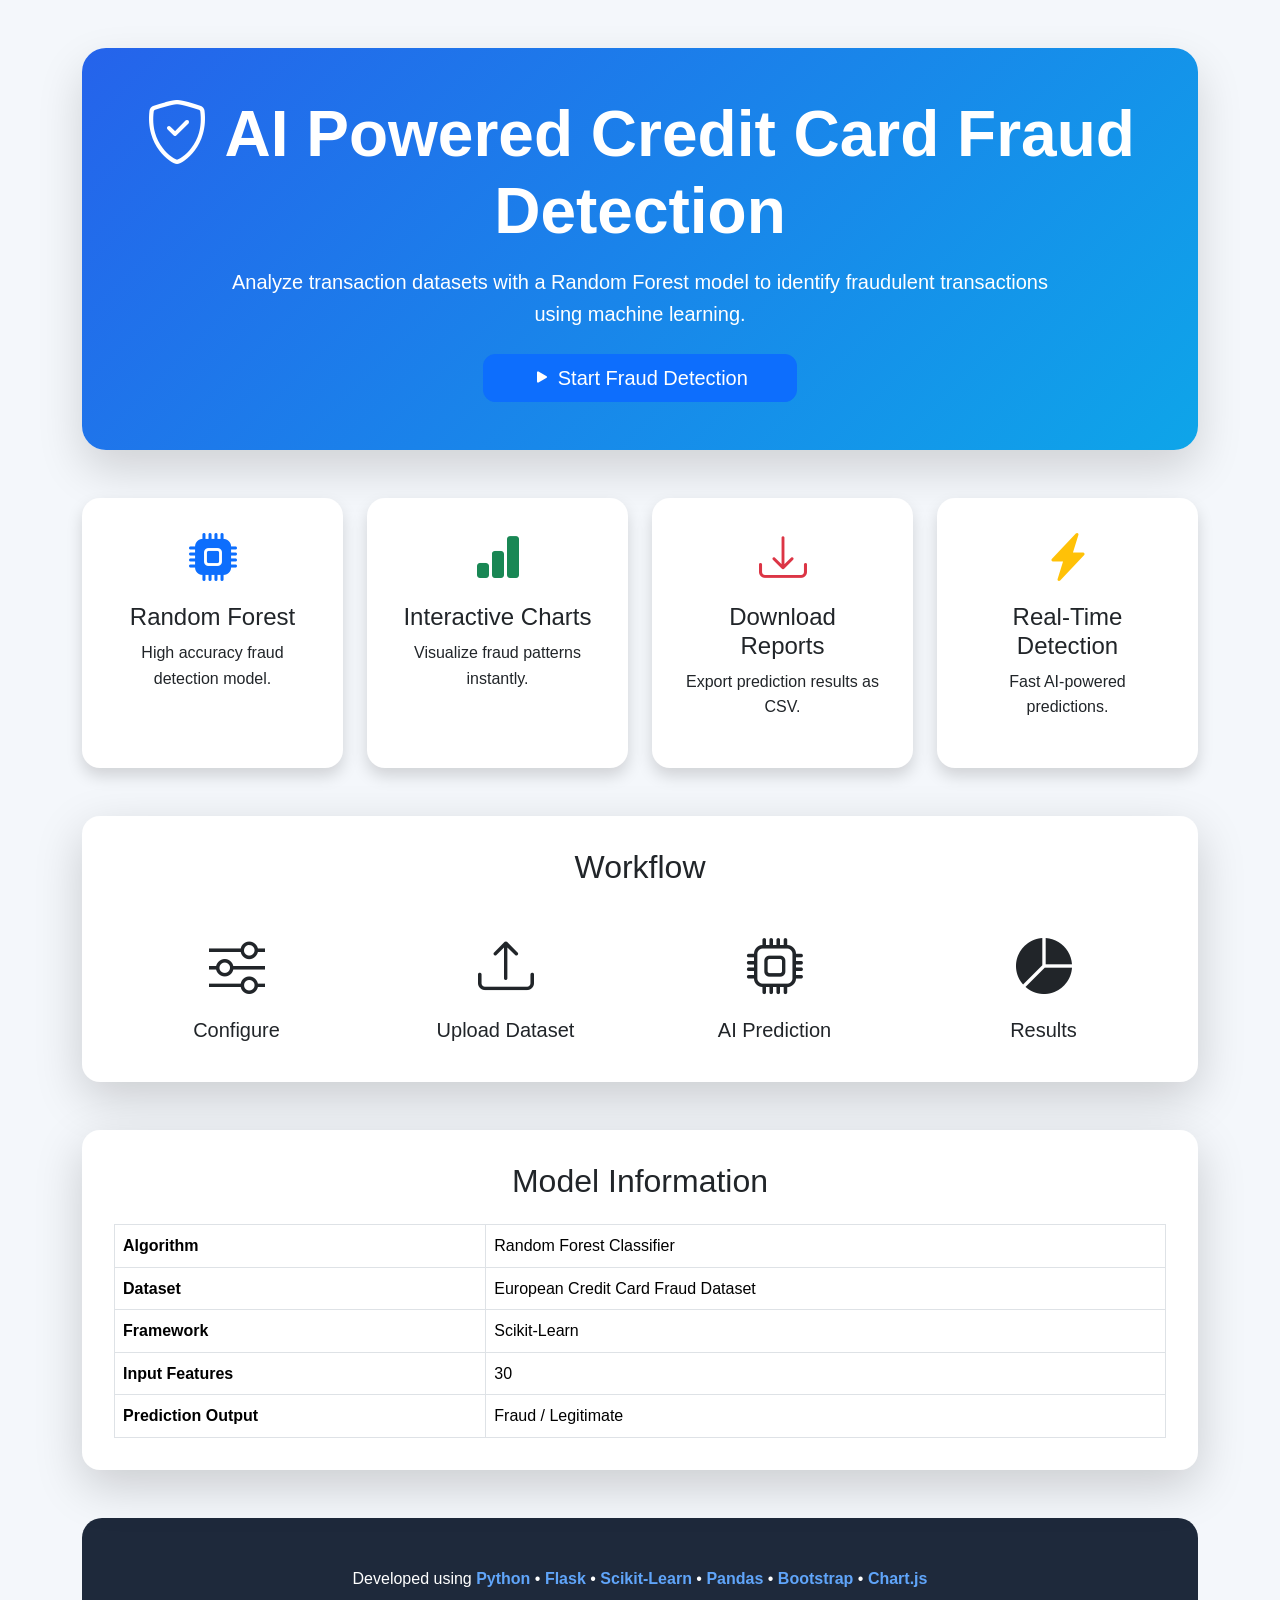
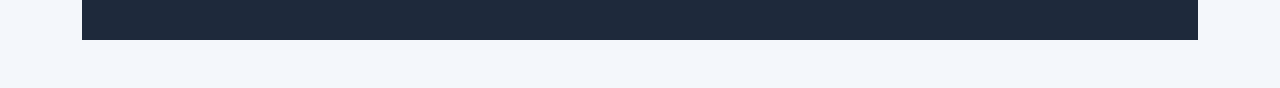
<file: frontend/index.html>
<!DOCTYPE html>
<html lang="en">
<head>
<meta charset="UTF-8">
<meta name="viewport" content="width=device-width, initial-scale=1.0">
<title>AI Credit Card Fraud Detection</title>
<link href="https://cdn.jsdelivr.net/npm/bootstrap@5.3.3/dist/css/bootstrap.min.css" rel="stylesheet">
<link href="https://cdn.jsdelivr.net/npm/bootstrap-icons@1.11.3/font/bootstrap-icons.css" rel="stylesheet">
<link rel="stylesheet" href="style.css">
</head>
<body>

<div class="container py-5">

<section class="hero text-center py-5">
<h1 class="display-3 fw-bold mb-3"><i class="bi bi-shield-check"></i> AI Powered Credit Card Fraud Detection</h1>
<p class="lead mb-4">
Analyze transaction datasets with a Random Forest model to identify fraudulent transactions using machine learning.
</p>
<button id="startBtn" class="btn btn-primary btn-lg px-5">
<i class="bi bi-play-fill"></i> Start Fraud Detection
</button>
</section>

<section id="configSection" class="card shadow-lg mt-5" style="display:none;">
<div class="card-body p-5">
<h2 class="text-center mb-2">Analysis Configuration</h2>
<p class="text-center text-muted mb-4">Configure your analysis before uploading your dataset.</p>

<label class="fw-bold">Step 1 of 2</label>
<div class="progress mb-5">
<div class="progress-bar progress-bar-striped progress-bar-animated" style="width:50%">50%</div>
</div>

<form id="configForm">
<div class="row g-4">
<div class="col-md-6">
<label class="form-label">Analysis Name</label>
<input class="form-control" placeholder="Fraud Detection Run" required>
</div>

<div class="col-md-6">
<label class="form-label">Priority</label>
<select class="form-select">
<option>Standard</option>
<option>High</option>
</select>
</div>

<div class="col-md-6">
<label class="form-label">Sensitivity</label>
<select class="form-select">
<option>Low</option>
<option selected>Medium</option>
<option>High</option>
</select>
</div>

<div class="col-md-6">
<label class="form-label">Maximum Records</label>
<input type="number" value="100" class="form-control">
</div>
</div>

<hr class="my-4">

<div class="row">
<div class="col-md-6">
<h5>Visualization Options</h5>
<div class="form-check"><input class="form-check-input" checked type="checkbox"><label class="form-check-label">Fraud Distribution Pie Chart</label></div>
<div class="form-check"><input class="form-check-input" checked type="checkbox"><label class="form-check-label">Transaction Classification Bar Chart</label></div>
<div class="form-check"><input class="form-check-input" checked type="checkbox"><label class="form-check-label">Prediction Results Table</label></div>
</div>

<div class="col-md-6">
<h5>Report Options</h5>
<div class="form-check"><input class="form-check-input" checked type="checkbox"><label class="form-check-label">Summary Statistics</label></div>
<div class="form-check"><input class="form-check-input" checked type="checkbox"><label class="form-check-label">Download CSV Report</label></div>
</div>
</div>

<div class="text-center mt-5">
<button class="btn btn-success btn-lg px-5" id="continueBtn" type="submit">Continue to Upload Dataset</button>
</div>
</form>
</div>
</section>

<section class="mt-5">
<div class="row g-4">
<div class="col-md-3">
<div class="card h-100 shadow text-center">
<div class="card-body">
<i class="bi bi-cpu-fill display-5 text-primary"></i>
<h4 class="mt-3">Random Forest</h4>
<p>High accuracy fraud detection model.</p>
</div>
</div>
</div>

<div class="col-md-3">
<div class="card h-100 shadow text-center">
<div class="card-body">
<i class="bi bi-bar-chart-fill display-5 text-success"></i>
<h4 class="mt-3">Interactive Charts</h4>
<p>Visualize fraud patterns instantly.</p>
</div>
</div>
</div>

<div class="col-md-3">
<div class="card h-100 shadow text-center">
<div class="card-body">
<i class="bi bi-download display-5 text-danger"></i>
<h4 class="mt-3">Download Reports</h4>
<p>Export prediction results as CSV.</p>
</div>
</div>
</div>

<div class="col-md-3">
<div class="card h-100 shadow text-center">
<div class="card-body">
<i class="bi bi-lightning-charge-fill display-5 text-warning"></i>
<h4 class="mt-3">Real-Time Detection</h4>
<p>Fast AI-powered predictions.</p>
</div>
</div>
</div>
</div>
</section>

<section class="card shadow-lg mt-5">
<div class="card-body">
<h2 class="text-center mb-5">Workflow</h2>

<div class="row text-center">
<div class="col-md-3">
<i class="bi bi-sliders display-4"></i>
<h5 class="mt-3">Configure</h5>
</div>

<div class="col-md-3">
<i class="bi bi-upload display-4"></i>
<h5 class="mt-3">Upload Dataset</h5>
</div>

<div class="col-md-3">
<i class="bi bi-cpu display-4"></i>
<h5 class="mt-3">AI Prediction</h5>
</div>

<div class="col-md-3">
<i class="bi bi-pie-chart-fill display-4"></i>
<h5 class="mt-3">Results</h5>
</div>
</div>
</div>
</section>

<section class="card shadow-lg mt-5">
<div class="card-body">
<h2 class="text-center mb-4">Model Information</h2>

<table class="table table-bordered">
<tr><th>Algorithm</th><td>Random Forest Classifier</td></tr>
<tr><th>Dataset</th><td>European Credit Card Fraud Dataset</td></tr>
<tr><th>Framework</th><td>Scikit-Learn</td></tr>
<tr><th>Input Features</th><td>30</td></tr>
<!-- Model Accuracy row removed -->
<tr><th>Prediction Output</th><td>Fraud / Legitimate</td></tr>
</table>

</div>
</section>

<footer class="text-center py-5 mt-5">
Developed using <strong>Python</strong> • <strong>Flask</strong> • <strong>Scikit-Learn</strong> • <strong>Pandas</strong> • <strong>Bootstrap</strong> • <strong>Chart.js</strong>
</footer>

</div>

<script src="https://cdn.jsdelivr.net/npm/bootstrap@5.3.3/dist/js/bootstrap.bundle.min.js"></script>
<script src="landing.js"></script>

</body>
</html>
</file>
<file: frontend/style.css>
:root{
    --primary:#2563eb;
    --secondary:#0ea5e9;
    --success:#16a34a;
    --danger:#dc2626;
    --warning:#f59e0b;
    --background:#f4f7fb;
    --card:#ffffff;
    --text:#1f2937;
}

*{
    margin:0;
    padding:0;
    box-sizing:border-box;
}

html{
    scroll-behavior:smooth;
}

body{
    font-family:"Segoe UI",Tahoma,Gene,Verdana,sans-serif;
    background:var(--background);
    color:var(--text);
    line-height:1.6;
}

/* ======================
   Hero Section
====================== */

.hero{
    background:linear-gradient(135deg,var(--primary),var(--secondary));
    color:white;
    border-radius:24px;
    padding:80px 40px;
    box-shadow:0 20px 45px rgba(0,0,0,.15);
}

.hero h1{
    font-weight:700;
}

.hero p{
    max-width:850px;
    margin:auto;
}

/* ======================
   Buttons
====================== */

.btn{
    border-radius:12px;
    transition:.3s;
}

.btn:hover{
    transform:translateY(-3px);
}

/* ======================
   Cards
====================== */

.card{
    border:none;
    border-radius:18px;
    overflow:hidden;
    transition:.3s;
    background:white;
}

.card:hover{
    transform:translateY(-6px);
    box-shadow:0 18px 35px rgba(0,0,0,.12)!important;
}

.card-body{
    padding:2rem;
}

/* ======================
   Forms
====================== */

.form-control,
.form-select{

    border-radius:10px;
    padding:.75rem;

}

.form-control:focus,
.form-select:focus{

    border-color:var(--primary);
    box-shadow:0 0 0 .2rem rgba(37,99,235,.15);

}

/* ======================
   Progress Bar
====================== */

.progress{

    height:18px;
    border-radius:25px;

}

.progress-bar{

    font-weight:600;

}
/* ======================
   Tables
====================== */

.table{

    margin-bottom:0;

}

.table thead{

    background:var(--primary);

}

.table thead th{

    background:var(--primary);
    color:white;
    font-weight:600;
    border:none;

}

.table tbody tr{

    transition:.25s;

}

.table tbody tr:hover{

    background:#eef5ff;

}

/* ======================
   Badges
====================== */

.badge{

    padding:.75rem 1rem;
    border-radius:10px;

}

/* ======================
   Charts
====================== */

canvas{

    width:100% !important;
    max-height:350px;

}

/* ======================
   Loading Spinner
====================== */

#loadingSpinner{

    text-align:center;
    padding:20px;

}

.spinner-border{

    width:3rem;
    height:3rem;

}

/* ======================
   Statistics Cards
====================== */

#resultsSection .card h2{

    font-weight:700;

}

#resultsSection .card h6{

    color:#6b7280;
    margin-bottom:10px;

}

/* ======================
   Search Box
====================== */

#searchInput{

    border-radius:10px;
    max-width:300px;

}

/* ======================
   Footer
====================== */

footer{

    margin-top:70px;
    padding:35px;
    background:#1e293b;
    color:white;
    border-radius:20px 20px 0 0;

}

footer strong{

    color:#60a5fa;

}

/* ======================
   Animations
====================== */

#configSection,
#resultsSection{

    animation:fadeIn .6s ease;

}

@keyframes fadeIn{

    from{

        opacity:0;
        transform:translateY(20px);

    }

    to{

        opacity:1;
        transform:translateY(0);

    }

}
/* ======================
   Responsive Design
====================== */

@media (max-width:1200px){

    .hero{
        padding:70px 35px;
    }

    .hero h1{
        font-size:3rem;
    }

}

@media (max-width:992px){

    .hero{

        padding:60px 30px;

    }

    .hero h1{

        font-size:2.5rem;

    }

    .card-body{

        padding:1.5rem;

    }

    .display-4{

        font-size:2.5rem;

    }

}

@media (max-width:768px){

    .hero{

        padding:45px 20px;
        text-align:center;

    }

    .hero h1{

        font-size:2rem;

    }

    .hero p{

        font-size:1rem;

    }

    .card-body{

        padding:1.25rem;

    }

    .display-4,
    .display-5{

        font-size:2rem;

    }

    .table{

        font-size:.9rem;

    }

    #searchInput{

        width:100% !important;
        max-width:100%;
        margin-top:15px;

    }

    .d-flex.justify-content-between{

        flex-direction:column;
        align-items:flex-start !important;
        gap:15px;

    }

    .btn{

        width:100%;

    }

    footer{

        text-align:center;
        border-radius:15px 15px 0 0;

    }

}

@media (max-width:576px){

    .hero{

        padding:35px 15px;

    }

    .hero h1{

        font-size:1.75rem;

    }

    .hero p{

        font-size:.95rem;

    }

    .progress{

        height:14px;

    }

    .progress-bar{

        font-size:.75rem;

    }

    .table{

        font-size:.8rem;

    }

    .badge{

        width:100%;
        text-align:center;

    }

    footer{

        padding:25px 15px;
        font-size:.9rem;

    }

}

/* ======================
   Utility Classes
====================== */

.shadow-hover{

    transition:.3s;

}

.shadow-hover:hover{

    transform:translateY(-5px);
    box-shadow:0 15px 35px rgba(0,0,0,.15);

}

.rounded-xl{

    border-radius:20px;

}

.text-gradient{

    background:linear-gradient(90deg,var(--primary),var(--secondary));
    -webkit-background-clip:text;
    -webkit-text-fill-color:transparent;
    background-clip:text;

}
</file>
